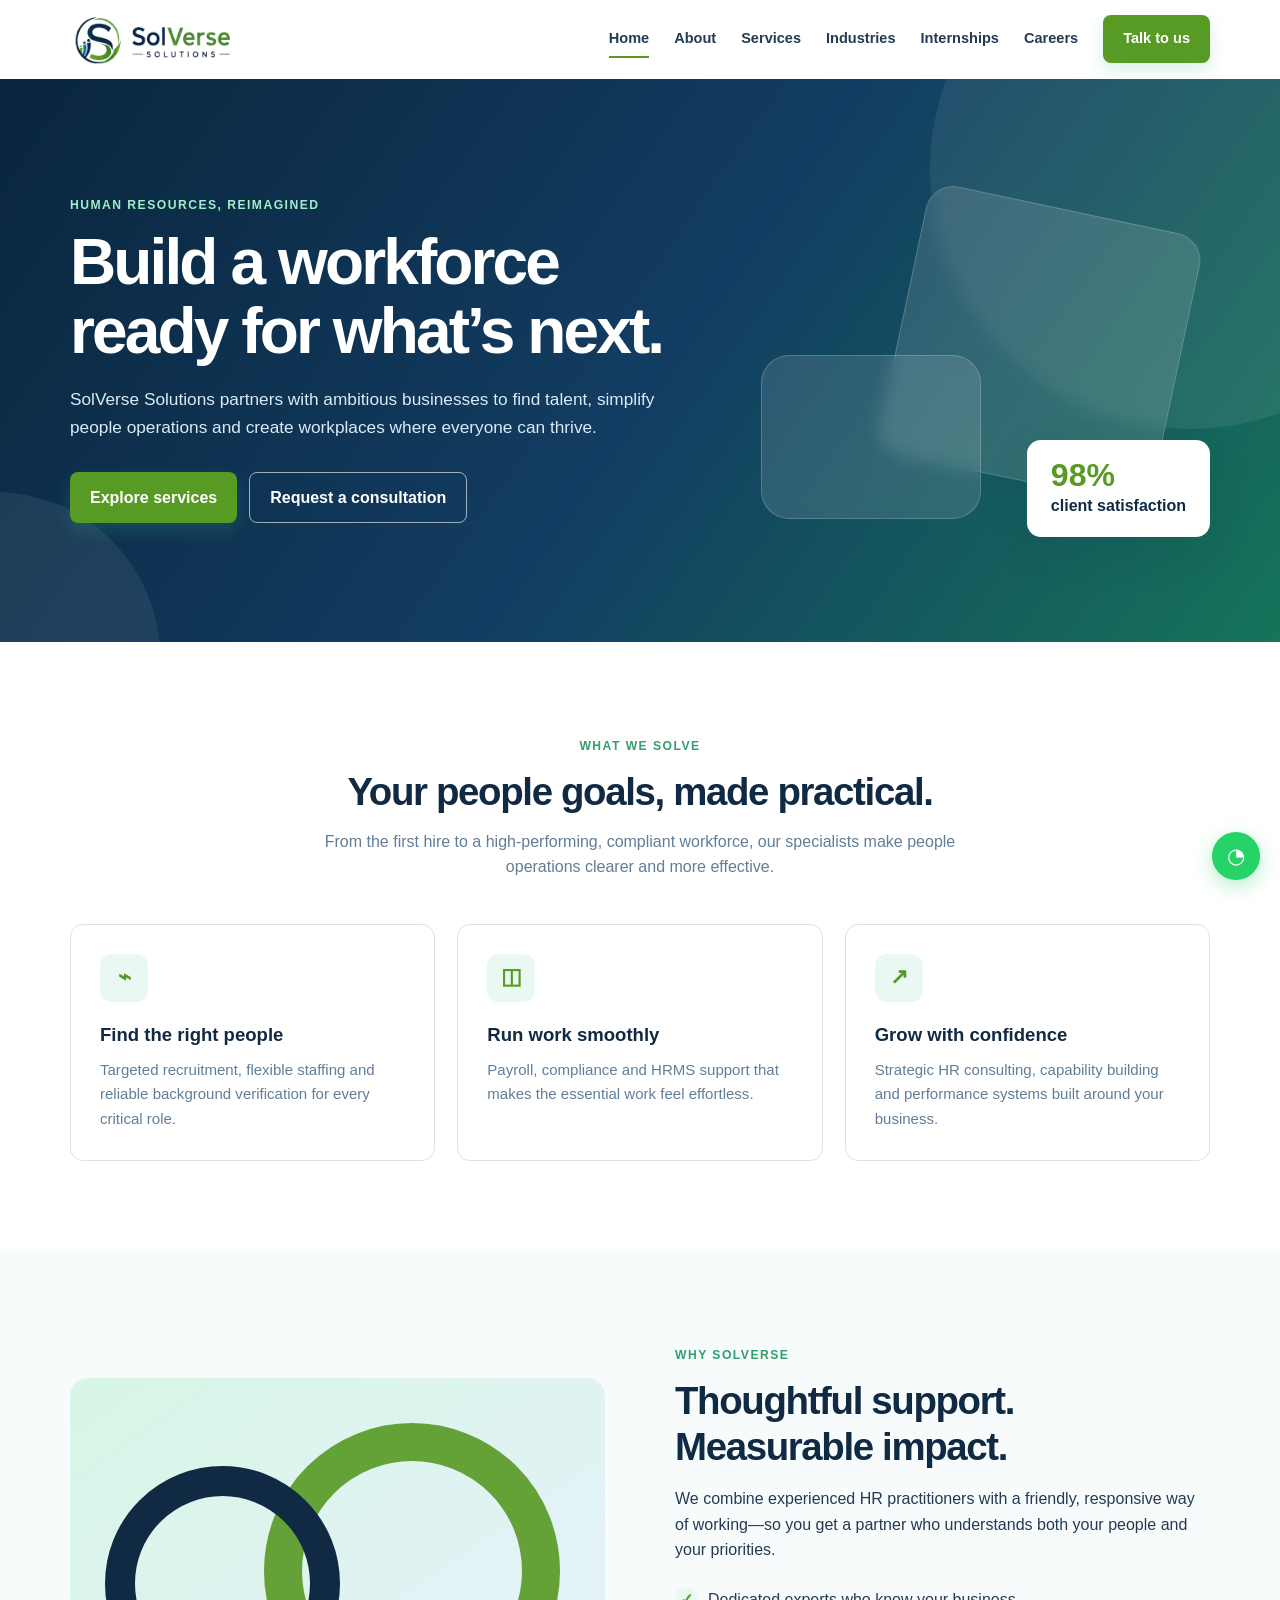
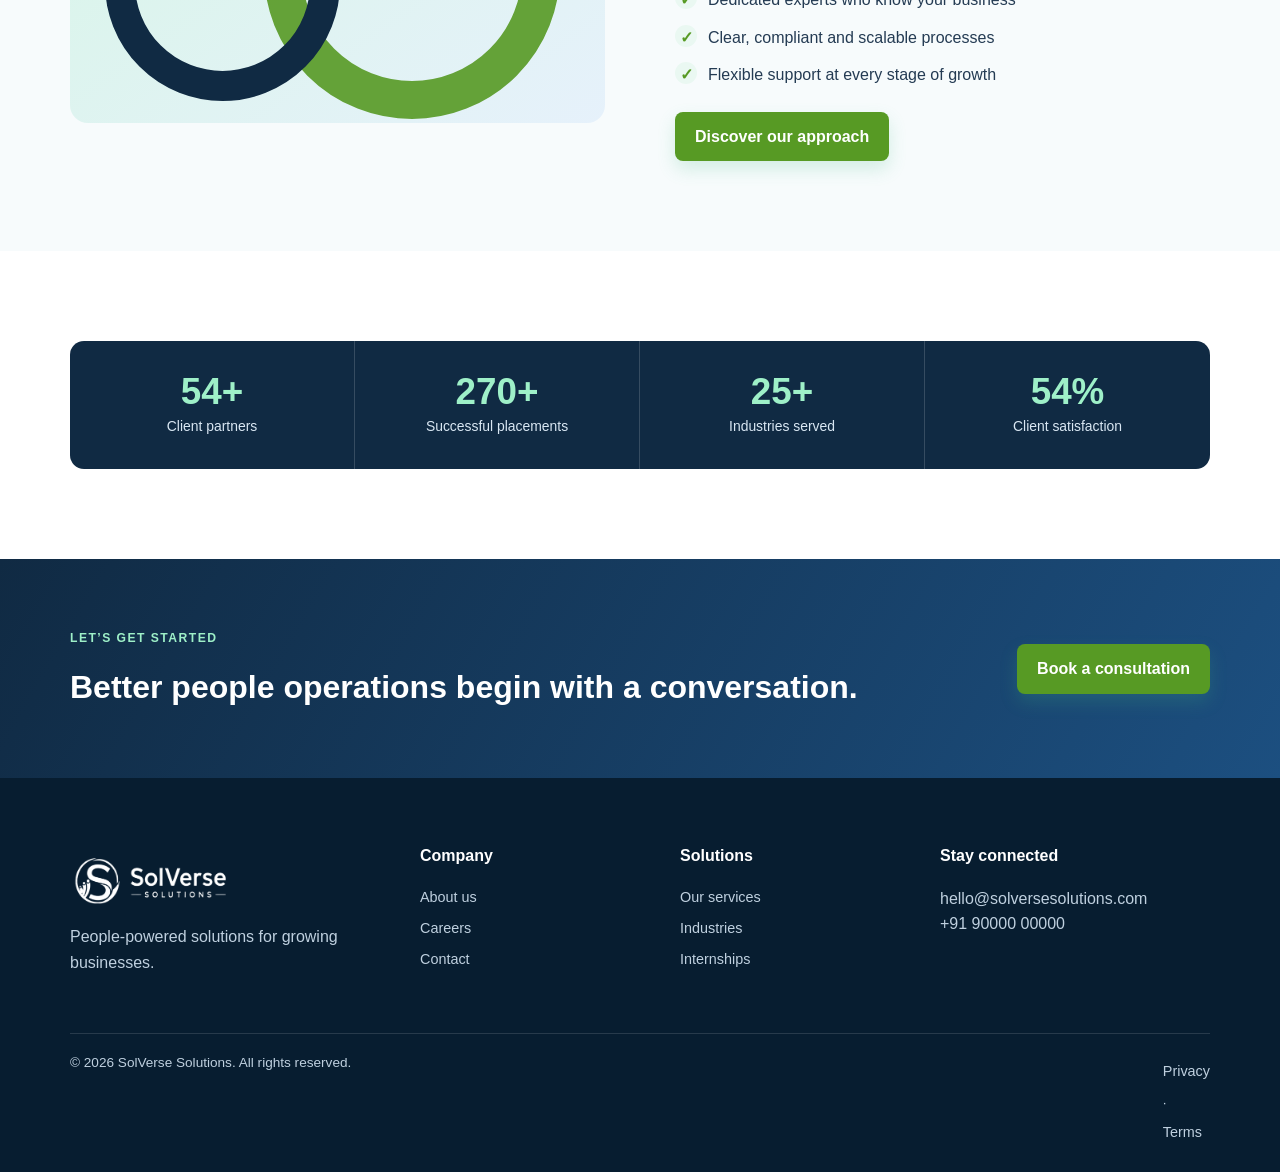
<file: index.html>
<!doctype html><html lang="en"><head><meta charset="utf-8"><meta name="viewport" content="width=device-width,initial-scale=1"><meta name="description" content="SolVerse Solutions: people, HR and workforce solutions that move businesses forward."><title>SolVerse Solutions | People-powered growth</title><link rel="icon" href="assets/images/logo.png"><link rel="stylesheet" href="assets/css/style.css"></head><body><nav class="nav"><div class="container"><a class="brand" href="index.html"><img src="assets/images/logo.png" alt="SolVerse Solutions"></a><button class="menu" aria-label="Open menu" aria-expanded="false">☰</button><div class="links"><a class="active" href="index.html">Home</a><a href="about.html">About</a><a href="services.html">Services</a><a href="industries.html">Industries</a><a href="internship.html">Internships</a><a href="careers.html">Careers</a><a class="btn" href="contact.html">Talk to us</a></div></div></nav><main><section class="hero"><div class="container hero-grid"><div><span class="eyebrow">Human resources, reimagined</span><h1>Build a workforce ready for what’s next.</h1><p>SolVerse Solutions partners with ambitious businesses to find talent, simplify people operations and create workplaces where everyone can thrive.</p><div class="hero-actions"><a class="btn" href="services.html">Explore services</a><a class="btn btn-outline" href="contact.html">Request a consultation</a></div></div><div class="hero-art" aria-hidden="true"><div class="orb one"></div><div class="orb two"></div><div class="stat-float"><strong>98%</strong>client satisfaction</div></div></div></section><section class="section"><div class="container"><div class="section-head reveal"><span class="eyebrow" style="color:#319f6c">What we solve</span><h2>Your people goals, made practical.</h2><p>From the first hire to a high-performing, compliant workforce, our specialists make people operations clearer and more effective.</p></div><div class="cards"><article class="card reveal"><div class="icon">⌁</div><h3>Find the right people</h3><p>Targeted recruitment, flexible staffing and reliable background verification for every critical role.</p></article><article class="card reveal"><div class="icon">◫</div><h3>Run work smoothly</h3><p>Payroll, compliance and HRMS support that makes the essential work feel effortless.</p></article><article class="card reveal"><div class="icon">↗</div><h3>Grow with confidence</h3><p>Strategic HR consulting, capability building and performance systems built around your business.</p></article></div></div></section><section class="section section-soft"><div class="container split"><div class="visual reveal" aria-hidden="true"></div><div class="reveal"><span class="eyebrow" style="color:#319f6c">Why SolVerse</span><h2>Thoughtful support. Measurable impact.</h2><p>We combine experienced HR practitioners with a friendly, responsive way of working—so you get a partner who understands both your people and your priorities.</p><ul class="ticks"><li>Dedicated experts who know your business</li><li>Clear, compliant and scalable processes</li><li>Flexible support at every stage of growth</li></ul><a class="btn" href="about.html">Discover our approach</a></div></div></section><section class="section"><div class="container"><div class="numbers reveal"><div class="number"><strong data-count="100" data-suffix="+">0+</strong><span>Client partners</span></div><div class="number"><strong data-count="500" data-suffix="+">0+</strong><span>Successful placements</span></div><div class="number"><strong data-count="25" data-suffix="+">0+</strong><span>Industries served</span></div><div class="number"><strong data-count="98" data-suffix="%">0%</strong><span>Client satisfaction</span></div></div></div></section><section class="banner"><div class="container"><div><span class="eyebrow">Let’s get started</span><h2>Better people operations begin with a conversation.</h2></div><a class="btn" href="contact.html">Book a consultation</a></div></section></main><footer class="footer"><div class="container footer-grid"><div><a class="brand" href="index.html"><img src="assets/images/logo.png" alt="SolVerse Solutions"></a><p>People-powered solutions for growing businesses.</p></div><div><h3>Company</h3><a href="about.html">About us</a><a href="careers.html">Careers</a><a href="contact.html">Contact</a></div><div><h3>Solutions</h3><a href="services.html">Our services</a><a href="industries.html">Industries</a><a href="internship.html">Internships</a></div><div><h3>Stay connected</h3><p>hello@solversesolutions.com<br>+91 90000 00000</p></div></div><div class="container footer-bottom"><span>© 2026 SolVerse Solutions. All rights reserved.</span><span><a href="privacy.html">Privacy</a> · <a href="terms.html">Terms</a></span></div></footer><a class="float" href="https://wa.me/919000000000" aria-label="Chat on WhatsApp">◔</a><script src="assets/js/script.js"></script></body></html>
</file>
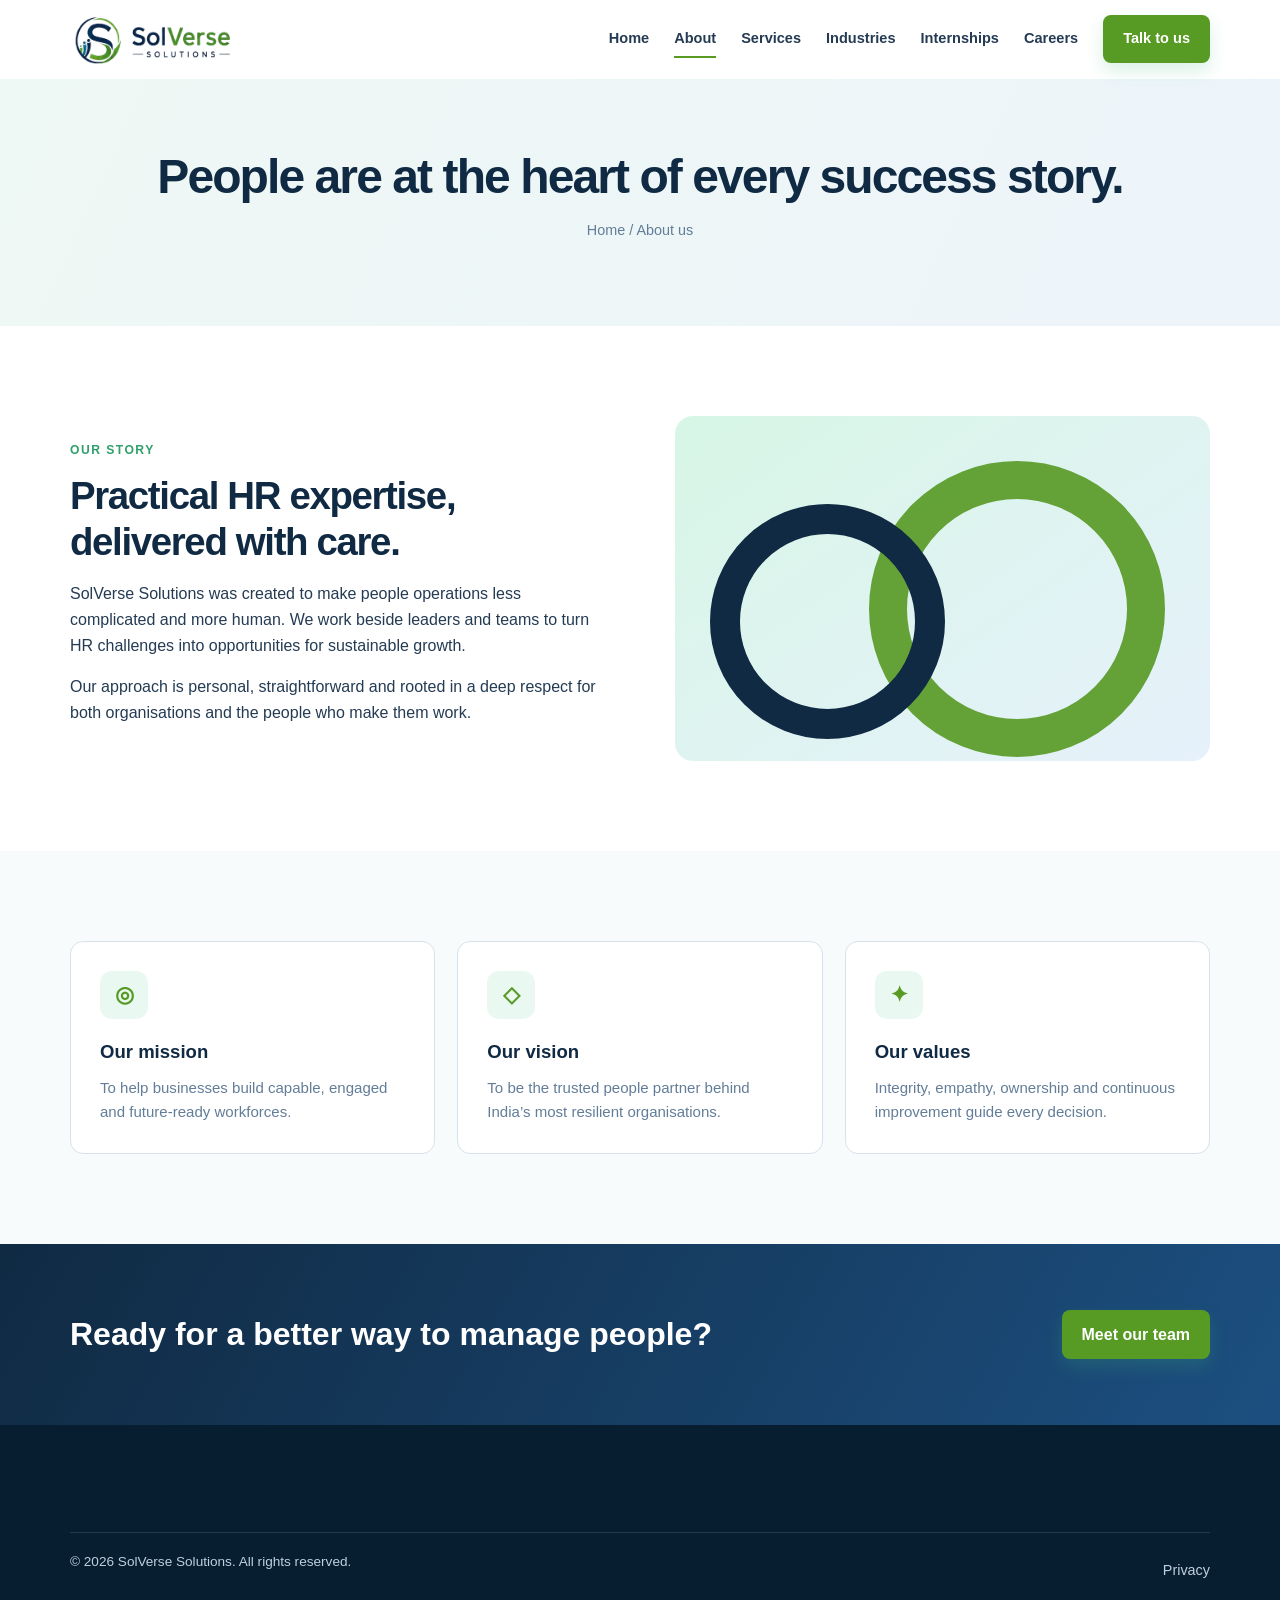
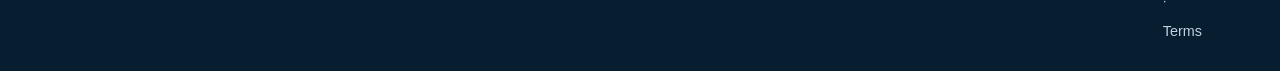
<file: about.html>
<!doctype html><html lang="en"><head><meta charset="utf-8"><meta name="viewport" content="width=device-width,initial-scale=1"><title>About Us | SolVerse Solutions</title><link rel="stylesheet" href="assets/css/style.css"></head><body><nav class="nav"><div class="container"><a class="brand" href="index.html"><img src="assets/images/logo.png" alt="SolVerse Solutions"></a><button class="menu">☰</button><div class="links"><a href="index.html">Home</a><a class="active" href="about.html">About</a><a href="services.html">Services</a><a href="industries.html">Industries</a><a href="internship.html">Internships</a><a href="careers.html">Careers</a><a class="btn" href="contact.html">Talk to us</a></div></div></nav><main><section class="page-hero"><div class="container"><h1>People are at the heart of every success story.</h1><p class="breadcrumb">Home / About us</p></div></section><section class="section"><div class="container split"><div class="reveal"><span class="eyebrow" style="color:#319f6c">Our story</span><h2>Practical HR expertise, delivered with care.</h2><p>SolVerse Solutions was created to make people operations less complicated and more human. We work beside leaders and teams to turn HR challenges into opportunities for sustainable growth.</p><p>Our approach is personal, straightforward and rooted in a deep respect for both organisations and the people who make them work.</p></div><div class="visual reveal"></div></div></section><section class="section section-soft"><div class="container"><div class="cards"><article class="card reveal"><div class="icon">◎</div><h3>Our mission</h3><p>To help businesses build capable, engaged and future-ready workforces.</p></article><article class="card reveal"><div class="icon">◇</div><h3>Our vision</h3><p>To be the trusted people partner behind India’s most resilient organisations.</p></article><article class="card reveal"><div class="icon">✦</div><h3>Our values</h3><p>Integrity, empathy, ownership and continuous improvement guide every decision.</p></article></div></div></section><section class="banner"><div class="container"><div><h2>Ready for a better way to manage people?</h2></div><a class="btn" href="contact.html">Meet our team</a></div></section></main><footer class="footer"><div class="container footer-bottom"><span>© 2026 SolVerse Solutions. All rights reserved.</span><span><a href="privacy.html">Privacy</a> · <a href="terms.html">Terms</a></span></div></footer><script src="assets/js/script.js"></script></body></html>
</file>
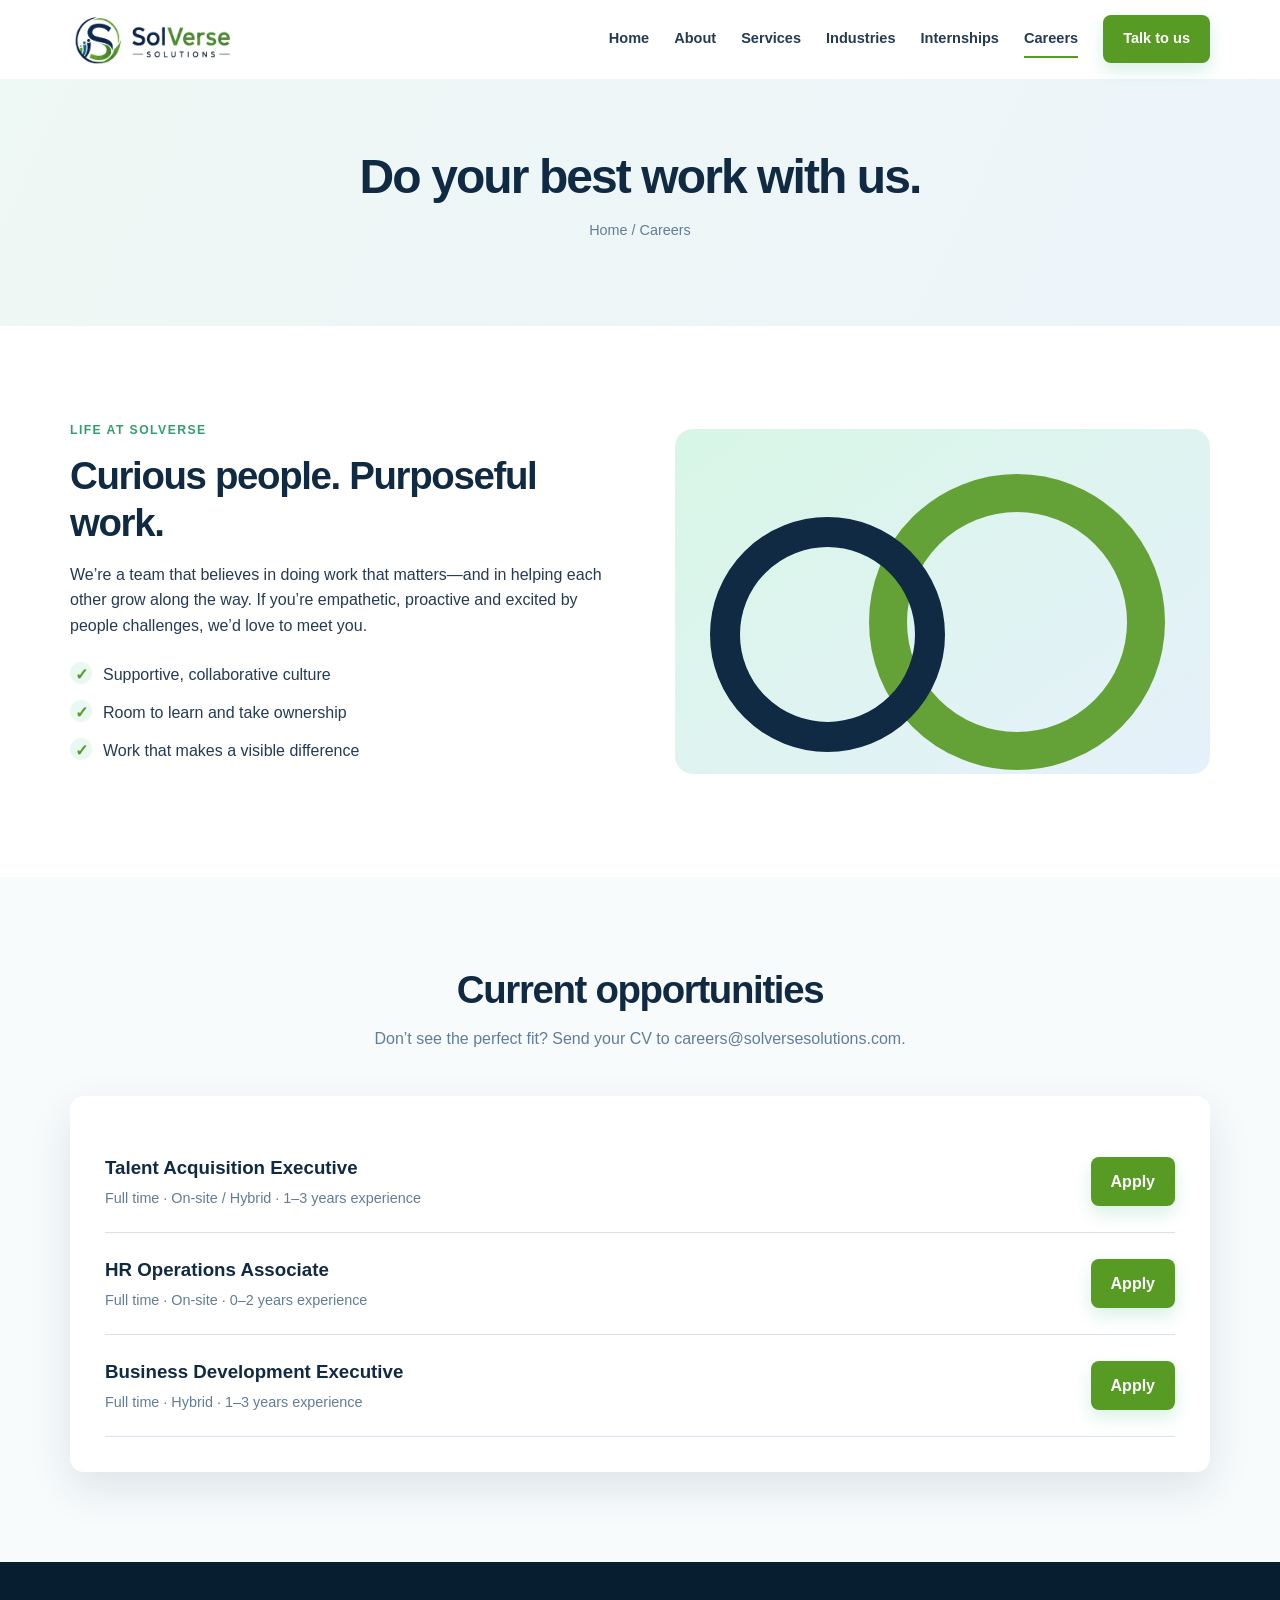
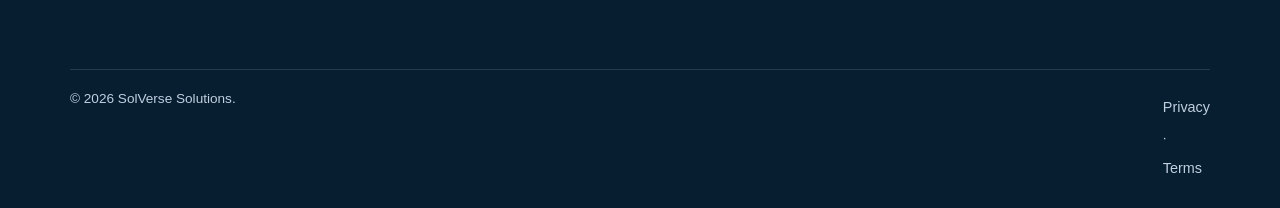
<file: careers.html>
<!doctype html><html lang="en"><head><meta charset="utf-8"><meta name="viewport" content="width=device-width,initial-scale=1"><title>Careers | SolVerse Solutions</title><link rel="stylesheet" href="assets/css/style.css"></head><body><nav class="nav"><div class="container"><a class="brand" href="index.html"><img src="assets/images/logo.png" alt="SolVerse"></a><button class="menu">☰</button><div class="links"><a href="index.html">Home</a><a href="about.html">About</a><a href="services.html">Services</a><a href="industries.html">Industries</a><a href="internship.html">Internships</a><a class="active" href="careers.html">Careers</a><a class="btn" href="contact.html">Talk to us</a></div></div></nav><main><section class="page-hero"><div class="container"><h1>Do your best work with us.</h1><p class="breadcrumb">Home / Careers</p></div></section><section class="section"><div class="container split"><div><span class="eyebrow" style="color:#319f6c">Life at SolVerse</span><h2>Curious people. Purposeful work.</h2><p>We’re a team that believes in doing work that matters—and in helping each other grow along the way. If you’re empathetic, proactive and excited by people challenges, we’d love to meet you.</p><ul class="ticks"><li>Supportive, collaborative culture</li><li>Room to learn and take ownership</li><li>Work that makes a visible difference</li></ul></div><div class="visual"></div></div></section><section class="section section-soft"><div class="container"><div class="section-head"><h2>Current opportunities</h2><p>Don’t see the perfect fit? Send your CV to careers@solversesolutions.com.</p></div><div class="form-card"><article class="job"><div><h3>Talent Acquisition Executive</h3><p>Full time · On-site / Hybrid · 1–3 years experience</p></div><a class="btn" href="mailto:careers@solversesolutions.com?subject=Application%20-%20Talent%20Acquisition%20Executive">Apply</a></article><article class="job"><div><h3>HR Operations Associate</h3><p>Full time · On-site · 0–2 years experience</p></div><a class="btn" href="mailto:careers@solversesolutions.com?subject=Application%20-%20HR%20Operations%20Associate">Apply</a></article><article class="job"><div><h3>Business Development Executive</h3><p>Full time · Hybrid · 1–3 years experience</p></div><a class="btn" href="mailto:careers@solversesolutions.com?subject=Application%20-%20Business%20Development%20Executive">Apply</a></article></div></div></section></main><footer class="footer"><div class="container footer-bottom"><span>© 2026 SolVerse Solutions.</span><span><a href="privacy.html">Privacy</a> · <a href="terms.html">Terms</a></span></div></footer><script src="assets/js/script.js"></script></body></html>
</file>
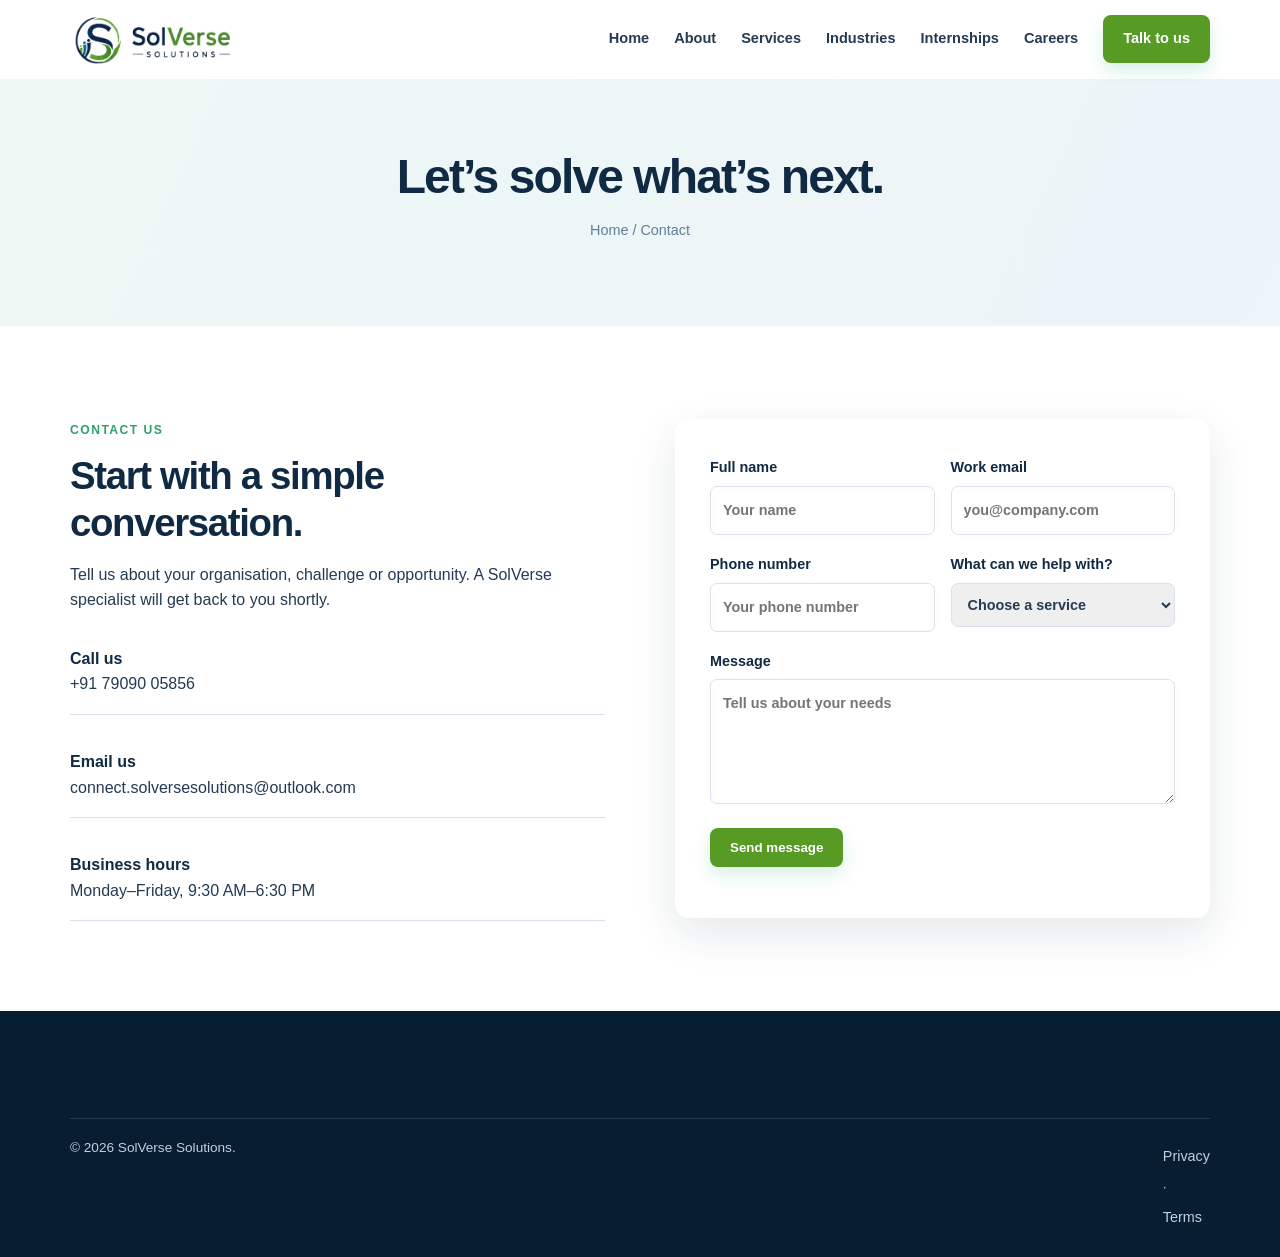
<file: contact.html>
<!doctype html><html lang="en"><head><meta charset="utf-8"><meta name="viewport" content="width=device-width,initial-scale=1"><title>Contact | SolVerse Solutions</title><link rel="stylesheet" href="assets/css/style.css"></head><body><nav class="nav"><div class="container"><a class="brand" href="index.html"><img src="assets/images/logo.png" alt="SolVerse"></a><button class="menu">☰</button><div class="links"><a href="index.html">Home</a><a href="about.html">About</a><a href="services.html">Services</a><a href="industries.html">Industries</a><a href="internship.html">Internships</a><a href="careers.html">Careers</a><a class="btn active" href="contact.html">Talk to us</a></div></div></nav><main><section class="page-hero"><div class="container"><h1>Let’s solve what’s next.</h1><p class="breadcrumb">Home / Contact</p></div></section><section class="section"><div class="container split"><div class="reveal"><span class="eyebrow" style="color:#319f6c">Contact us</span><h2>Start with a simple conversation.</h2><p>Tell us about your organisation, challenge or opportunity. A SolVerse specialist will get back to you shortly.</p><div class="contact-list"><div><strong>Call us</strong>+91 79090 05856</div><div><strong>Email us</strong>connect.solversesolutions@outlook.com</div><div><strong>Business hours</strong>Monday–Friday, 9:30 AM–6:30 PM</div></div></div><form class="form-card form-grid reveal"><div><label>Full name<input name="name" required placeholder="Your name"></label></div><div><label>Work email<input name="email" type="email" required placeholder="you@company.com"></label></div><div><label>Phone number<input name="phone" type="tel" placeholder="Your phone number"></label></div><div><label>What can we help with?<select name="service"><option value="">Choose a service</option><option>Recruitment & Staffing</option><option>Payroll & Compliance</option><option>HR Consulting</option><option>Other</option></select></label></div><div class="full"><label>Message<textarea name="message" required placeholder="Tell us about your needs"></textarea></label></div><div class="full"><button type="submit" class="btn">Send message</button><p class="form-message"></p></div></form></div></section></main><footer class="footer"><div class="container footer-bottom"><span>© 2026 SolVerse Solutions.</span><span><a href="privacy.html">Privacy</a> · <a href="terms.html">Terms</a></span></div></footer><script src="assets/js/script.js"></script></body></html>
</file>
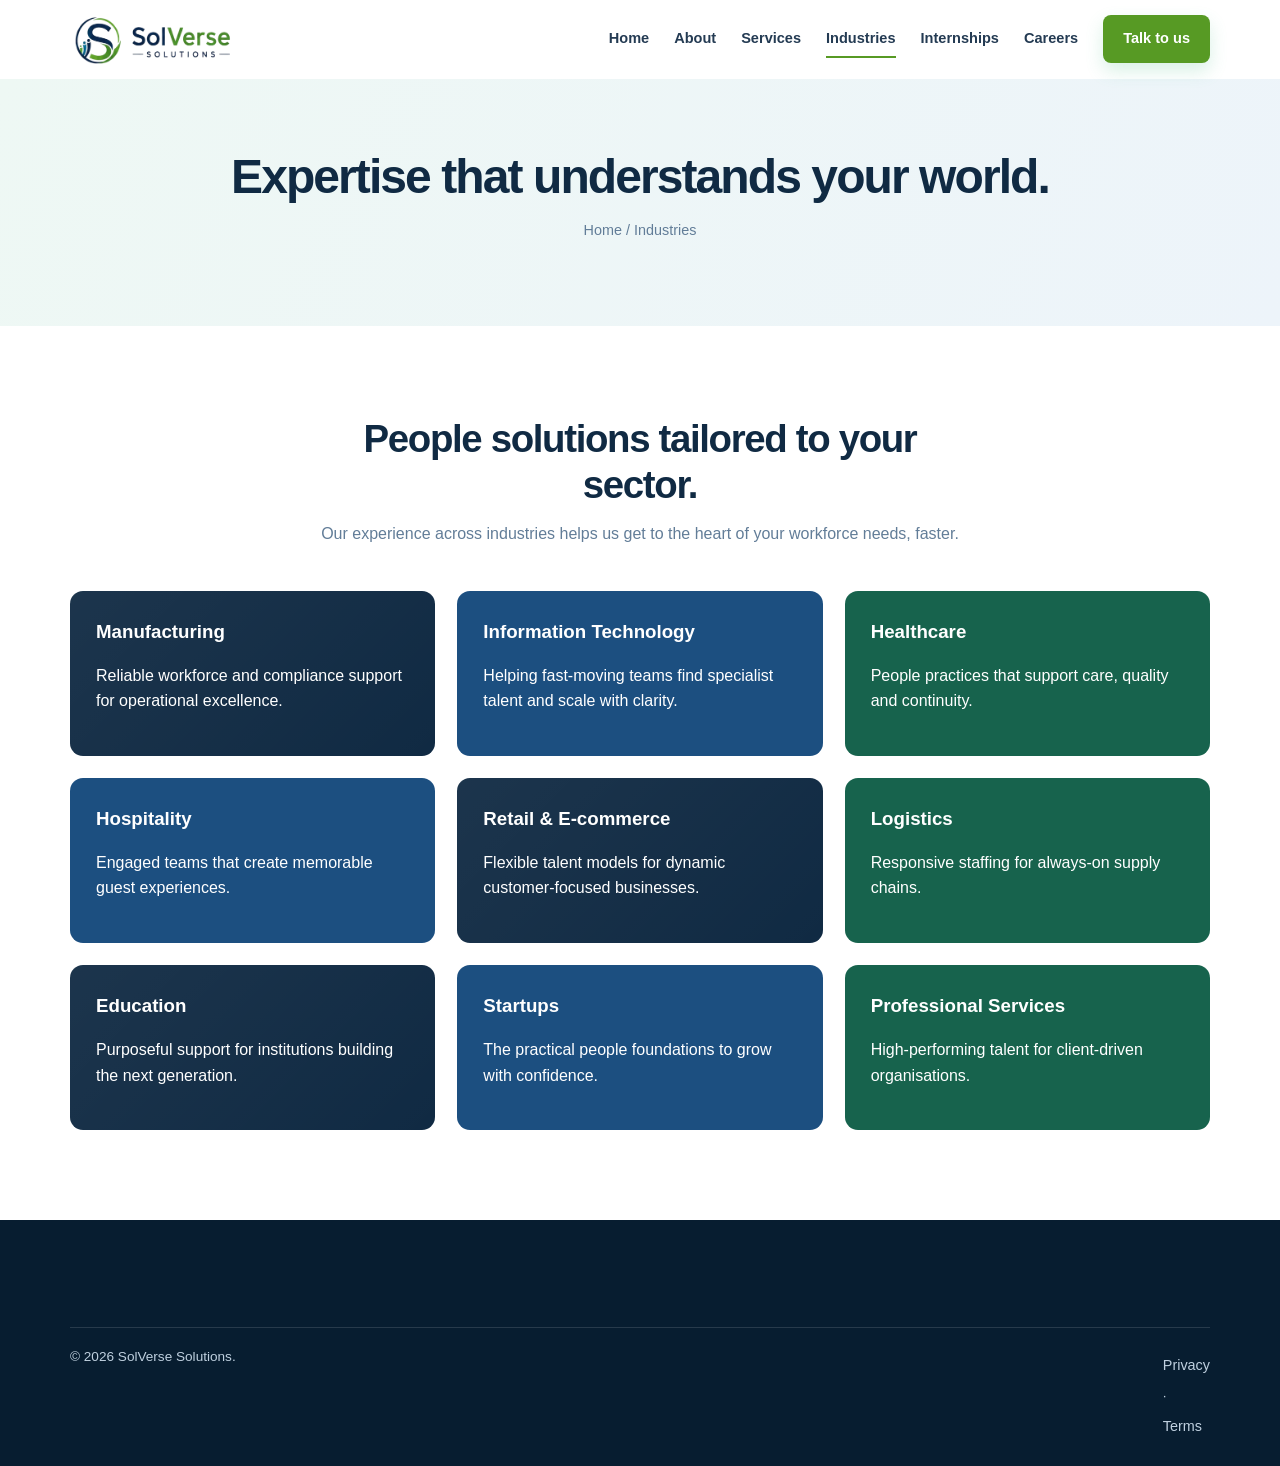
<file: industries.html>
<!doctype html><html lang="en"><head><meta charset="utf-8"><meta name="viewport" content="width=device-width,initial-scale=1"><title>Industries | SolVerse Solutions</title><link rel="stylesheet" href="assets/css/style.css"></head><body><nav class="nav"><div class="container"><a class="brand" href="index.html"><img src="assets/images/logo.png" alt="SolVerse"></a><button class="menu">☰</button><div class="links"><a href="index.html">Home</a><a href="about.html">About</a><a href="services.html">Services</a><a class="active" href="industries.html">Industries</a><a href="internship.html">Internships</a><a href="careers.html">Careers</a><a class="btn" href="contact.html">Talk to us</a></div></div></nav><main><section class="page-hero"><div class="container"><h1>Expertise that understands your world.</h1><p class="breadcrumb">Home / Industries</p></div></section><section class="section"><div class="container"><div class="section-head"><h2>People solutions tailored to your sector.</h2><p>Our experience across industries helps us get to the heart of your workforce needs, faster.</p></div><div class="cards"><article class="industry reveal"><h3>Manufacturing</h3><p>Reliable workforce and compliance support for operational excellence.</p></article><article class="industry reveal"><h3>Information Technology</h3><p>Helping fast-moving teams find specialist talent and scale with clarity.</p></article><article class="industry reveal"><h3>Healthcare</h3><p>People practices that support care, quality and continuity.</p></article><article class="industry reveal"><h3>Hospitality</h3><p>Engaged teams that create memorable guest experiences.</p></article><article class="industry reveal"><h3>Retail & E-commerce</h3><p>Flexible talent models for dynamic customer-focused businesses.</p></article><article class="industry reveal"><h3>Logistics</h3><p>Responsive staffing for always-on supply chains.</p></article><article class="industry reveal"><h3>Education</h3><p>Purposeful support for institutions building the next generation.</p></article><article class="industry reveal"><h3>Startups</h3><p>The practical people foundations to grow with confidence.</p></article><article class="industry reveal"><h3>Professional Services</h3><p>High-performing talent for client-driven organisations.</p></article></div></div></section></main><footer class="footer"><div class="container footer-bottom"><span>© 2026 SolVerse Solutions.</span><span><a href="privacy.html">Privacy</a> · <a href="terms.html">Terms</a></span></div></footer><script src="assets/js/script.js"></script></body></html>
</file>
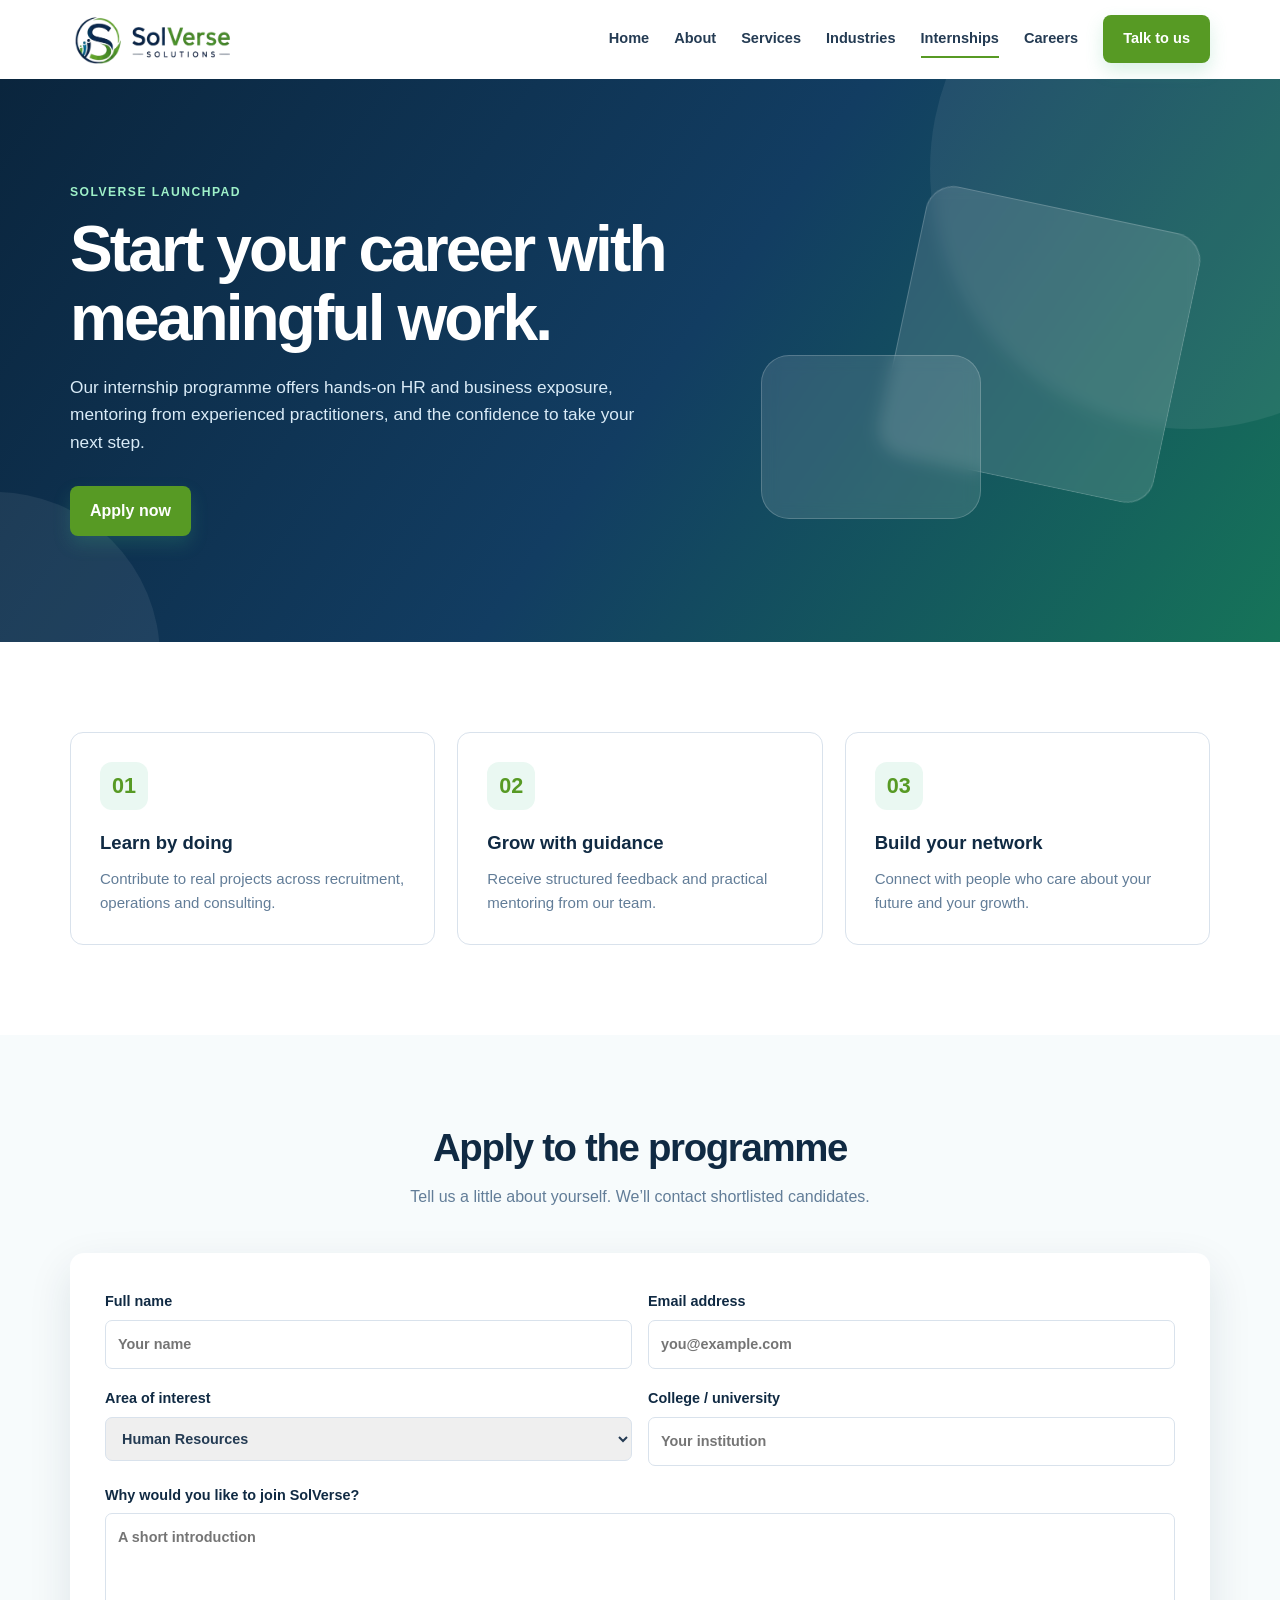
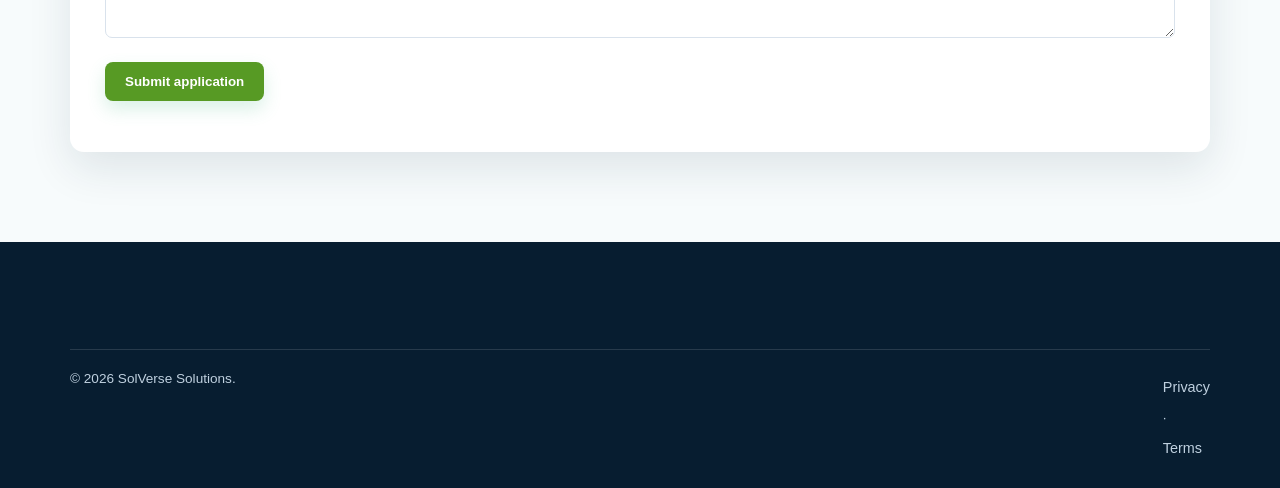
<file: internship.html>
<!doctype html><html lang="en"><head><meta charset="utf-8"><meta name="viewport" content="width=device-width,initial-scale=1"><title>Internship Programme | SolVerse Solutions</title><link rel="stylesheet" href="assets/css/style.css"></head><body><nav class="nav"><div class="container"><a class="brand" href="index.html"><img src="assets/images/logo.png" alt="SolVerse"></a><button class="menu">☰</button><div class="links"><a href="index.html">Home</a><a href="about.html">About</a><a href="services.html">Services</a><a href="industries.html">Industries</a><a class="active" href="internship.html">Internships</a><a href="careers.html">Careers</a><a class="btn" href="contact.html">Talk to us</a></div></div></nav><main><section class="hero"><div class="container hero-grid"><div><span class="eyebrow">SolVerse Launchpad</span><h1>Start your career with meaningful work.</h1><p>Our internship programme offers hands-on HR and business exposure, mentoring from experienced practitioners, and the confidence to take your next step.</p><div class="hero-actions"><a class="btn" href="#apply">Apply now</a></div></div><div class="hero-art"><div class="orb one"></div><div class="orb two"></div></div></div></section><section class="section"><div class="container cards"><article class="card reveal"><div class="icon">01</div><h3>Learn by doing</h3><p>Contribute to real projects across recruitment, operations and consulting.</p></article><article class="card reveal"><div class="icon">02</div><h3>Grow with guidance</h3><p>Receive structured feedback and practical mentoring from our team.</p></article><article class="card reveal"><div class="icon">03</div><h3>Build your network</h3><p>Connect with people who care about your future and your growth.</p></article></div></section><section id="apply" class="section section-soft"><div class="container"><div class="section-head"><h2>Apply to the programme</h2><p>Tell us a little about yourself. We’ll contact shortlisted candidates.</p></div><form class="form-card form-grid"><div><label>Full name<input name="name" required placeholder="Your name"></label></div><div><label>Email address<input name="email" type="email" required placeholder="you@example.com"></label></div><div><label>Area of interest<select name="interest"><option>Human Resources</option><option>Talent Acquisition</option><option>Business Operations</option></select></label></div><div><label>College / university<input name="college" placeholder="Your institution"></label></div><div class="full"><label>Why would you like to join SolVerse?<textarea name="message" placeholder="A short introduction"></textarea></label></div><div class="full"><button type="submit" class="btn">Submit application</button><p class="form-message"></p></div></form></div></section></main><footer class="footer"><div class="container footer-bottom"><span>© 2026 SolVerse Solutions.</span><span><a href="privacy.html">Privacy</a> · <a href="terms.html">Terms</a></span></div></footer><script src="assets/js/script.js"></script></body></html>
</file>
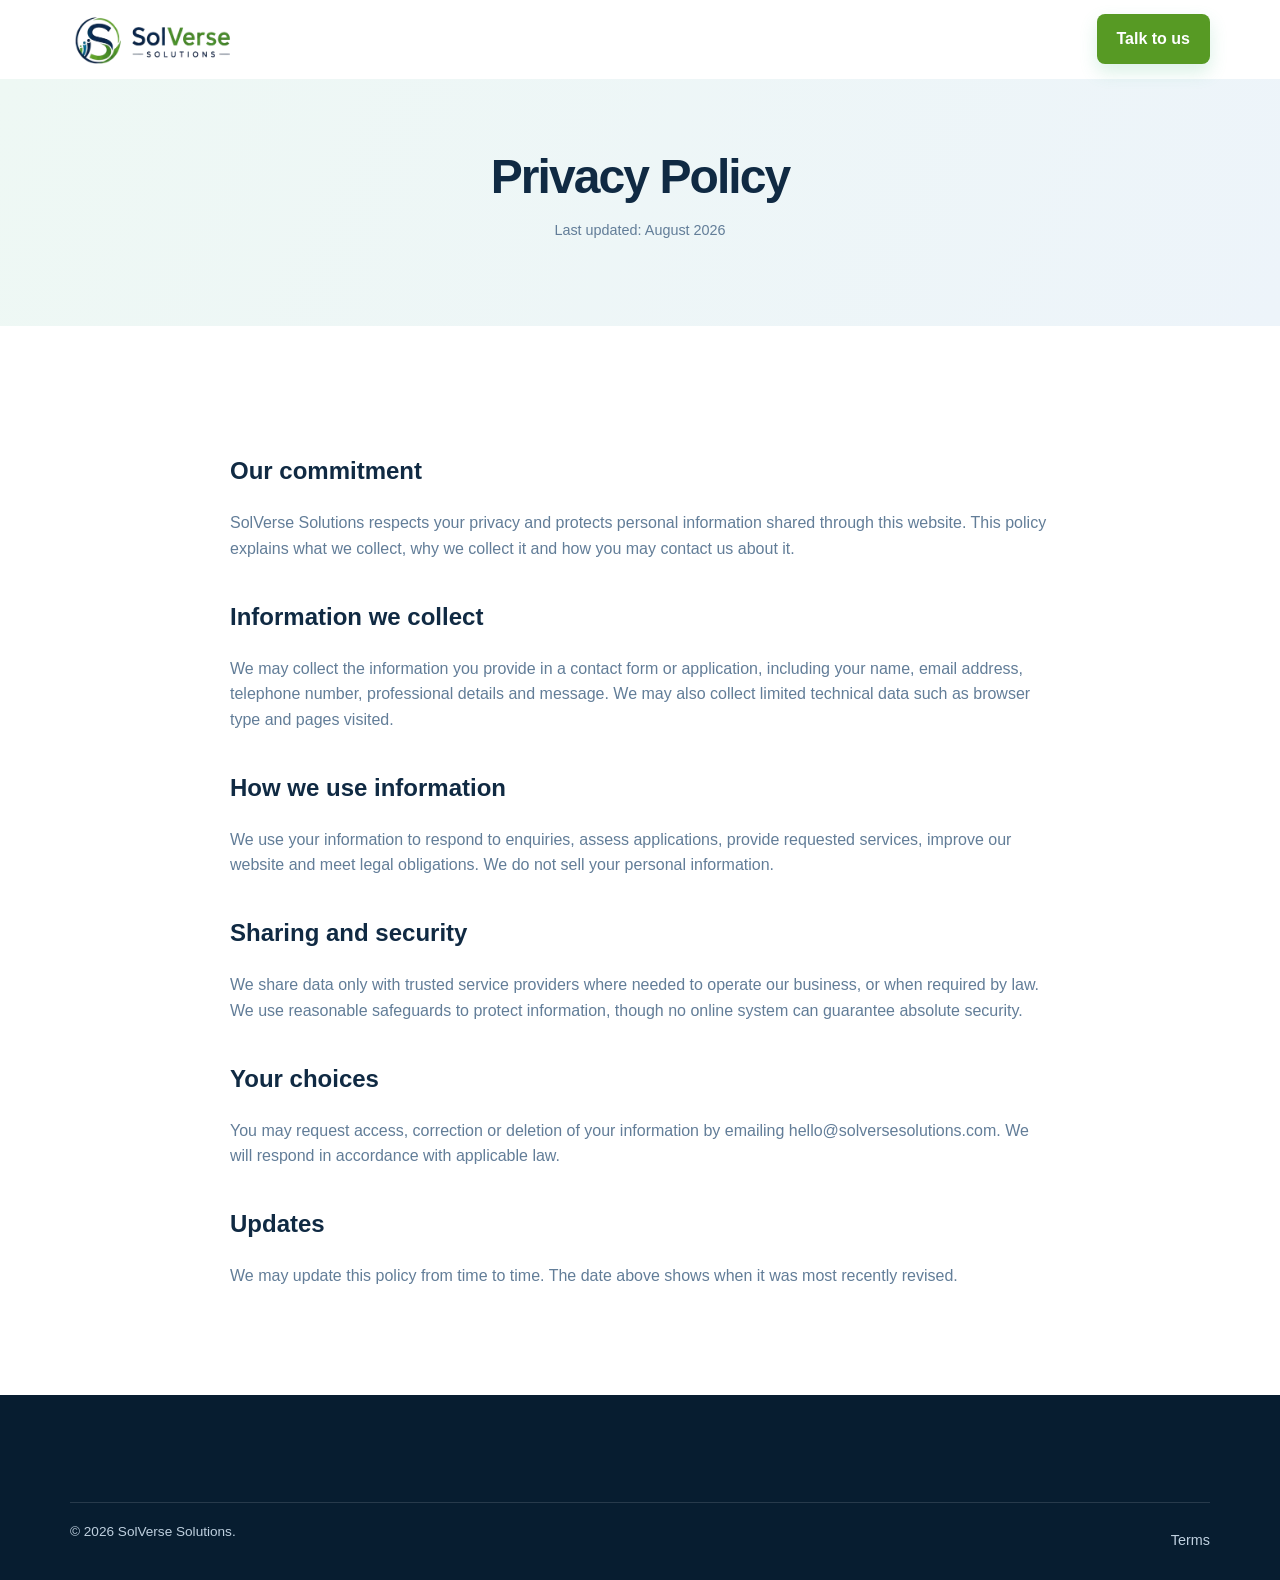
<file: privacy.html>
<!doctype html><html lang="en"><head><meta charset="utf-8"><meta name="viewport" content="width=device-width,initial-scale=1"><title>Privacy Policy | SolVerse Solutions</title><link rel="stylesheet" href="assets/css/style.css"></head><body><nav class="nav"><div class="container"><a class="brand" href="index.html"><img src="assets/images/logo.png" alt="SolVerse"></a><a class="btn" href="contact.html">Talk to us</a></div></nav><main><section class="page-hero"><div class="container"><h1>Privacy Policy</h1><p class="breadcrumb">Last updated: August 2026</p></div></section><article class="section legal"><h2>Our commitment</h2><p>SolVerse Solutions respects your privacy and protects personal information shared through this website. This policy explains what we collect, why we collect it and how you may contact us about it.</p><h2>Information we collect</h2><p>We may collect the information you provide in a contact form or application, including your name, email address, telephone number, professional details and message. We may also collect limited technical data such as browser type and pages visited.</p><h2>How we use information</h2><p>We use your information to respond to enquiries, assess applications, provide requested services, improve our website and meet legal obligations. We do not sell your personal information.</p><h2>Sharing and security</h2><p>We share data only with trusted service providers where needed to operate our business, or when required by law. We use reasonable safeguards to protect information, though no online system can guarantee absolute security.</p><h2>Your choices</h2><p>You may request access, correction or deletion of your information by emailing hello@solversesolutions.com. We will respond in accordance with applicable law.</p><h2>Updates</h2><p>We may update this policy from time to time. The date above shows when it was most recently revised.</p></article></main><footer class="footer"><div class="container footer-bottom"><span>© 2026 SolVerse Solutions.</span><span><a href="terms.html">Terms</a></span></div></footer></body></html>
</file>
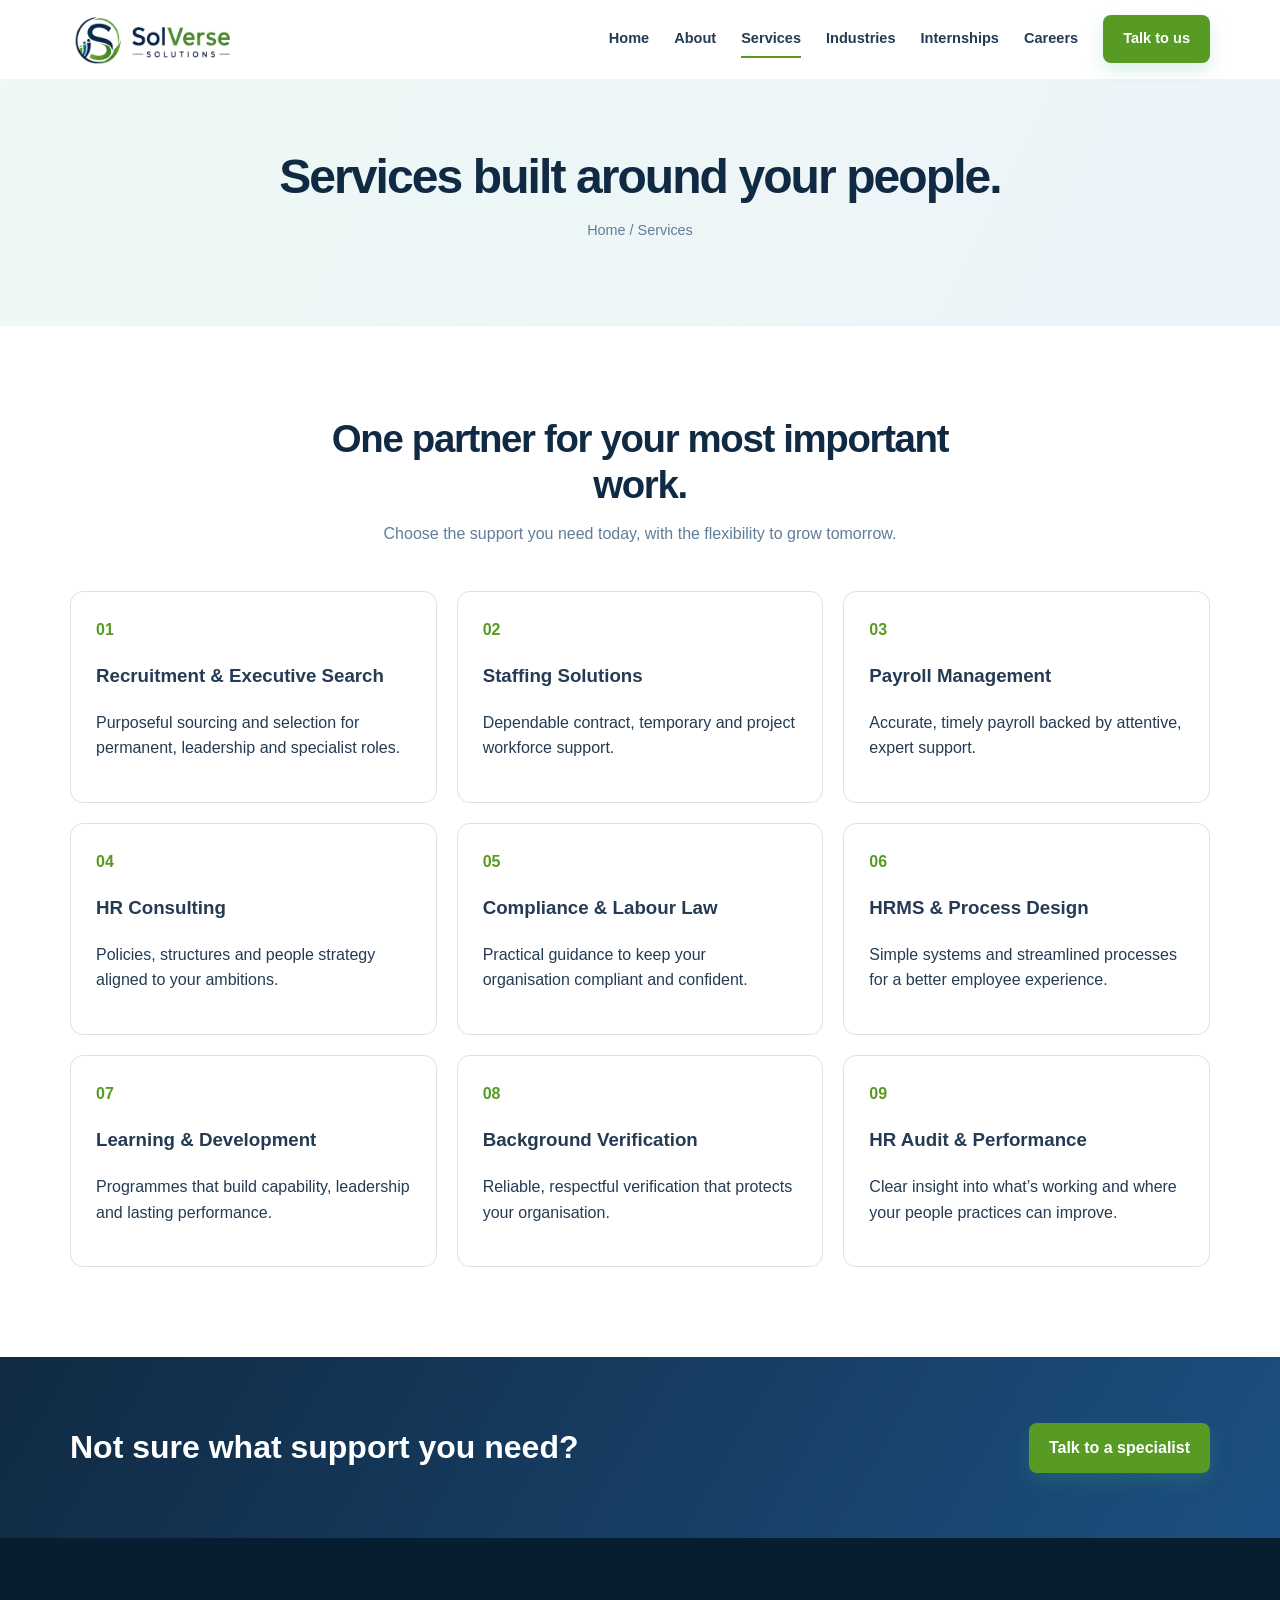
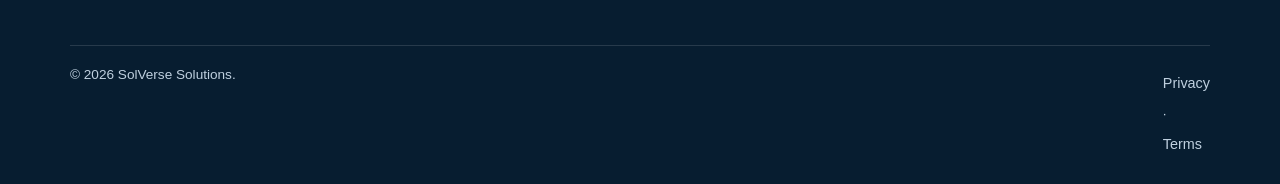
<file: services.html>
<!doctype html><html lang="en"><head><meta charset="utf-8"><meta name="viewport" content="width=device-width,initial-scale=1"><title>Services | SolVerse Solutions</title><link rel="stylesheet" href="assets/css/style.css"></head><body><nav class="nav"><div class="container"><a class="brand" href="index.html"><img src="assets/images/logo.png" alt="SolVerse"></a><button class="menu">☰</button><div class="links"><a href="index.html">Home</a><a href="about.html">About</a><a class="active" href="services.html">Services</a><a href="industries.html">Industries</a><a href="internship.html">Internships</a><a href="careers.html">Careers</a><a class="btn" href="contact.html">Talk to us</a></div></div></nav><main><section class="page-hero"><div class="container"><h1>Services built around your people.</h1><p class="breadcrumb">Home / Services</p></div></section><section class="section"><div class="container"><div class="section-head"><h2>One partner for your most important work.</h2><p>Choose the support you need today, with the flexibility to grow tomorrow.</p></div><div class="service-grid"><article class="service reveal"><span>01</span><h3>Recruitment & Executive Search</h3><p>Purposeful sourcing and selection for permanent, leadership and specialist roles.</p></article><article class="service reveal"><span>02</span><h3>Staffing Solutions</h3><p>Dependable contract, temporary and project workforce support.</p></article><article class="service reveal"><span>03</span><h3>Payroll Management</h3><p>Accurate, timely payroll backed by attentive, expert support.</p></article><article class="service reveal"><span>04</span><h3>HR Consulting</h3><p>Policies, structures and people strategy aligned to your ambitions.</p></article><article class="service reveal"><span>05</span><h3>Compliance & Labour Law</h3><p>Practical guidance to keep your organisation compliant and confident.</p></article><article class="service reveal"><span>06</span><h3>HRMS & Process Design</h3><p>Simple systems and streamlined processes for a better employee experience.</p></article><article class="service reveal"><span>07</span><h3>Learning & Development</h3><p>Programmes that build capability, leadership and lasting performance.</p></article><article class="service reveal"><span>08</span><h3>Background Verification</h3><p>Reliable, respectful verification that protects your organisation.</p></article><article class="service reveal"><span>09</span><h3>HR Audit & Performance</h3><p>Clear insight into what’s working and where your people practices can improve.</p></article></div></div></section><section class="banner"><div class="container"><div><h2>Not sure what support you need?</h2></div><a class="btn" href="contact.html">Talk to a specialist</a></div></section></main><footer class="footer"><div class="container footer-bottom"><span>© 2026 SolVerse Solutions.</span><span><a href="privacy.html">Privacy</a> · <a href="terms.html">Terms</a></span></div></footer><script src="assets/js/script.js"></script></body></html>
</file>
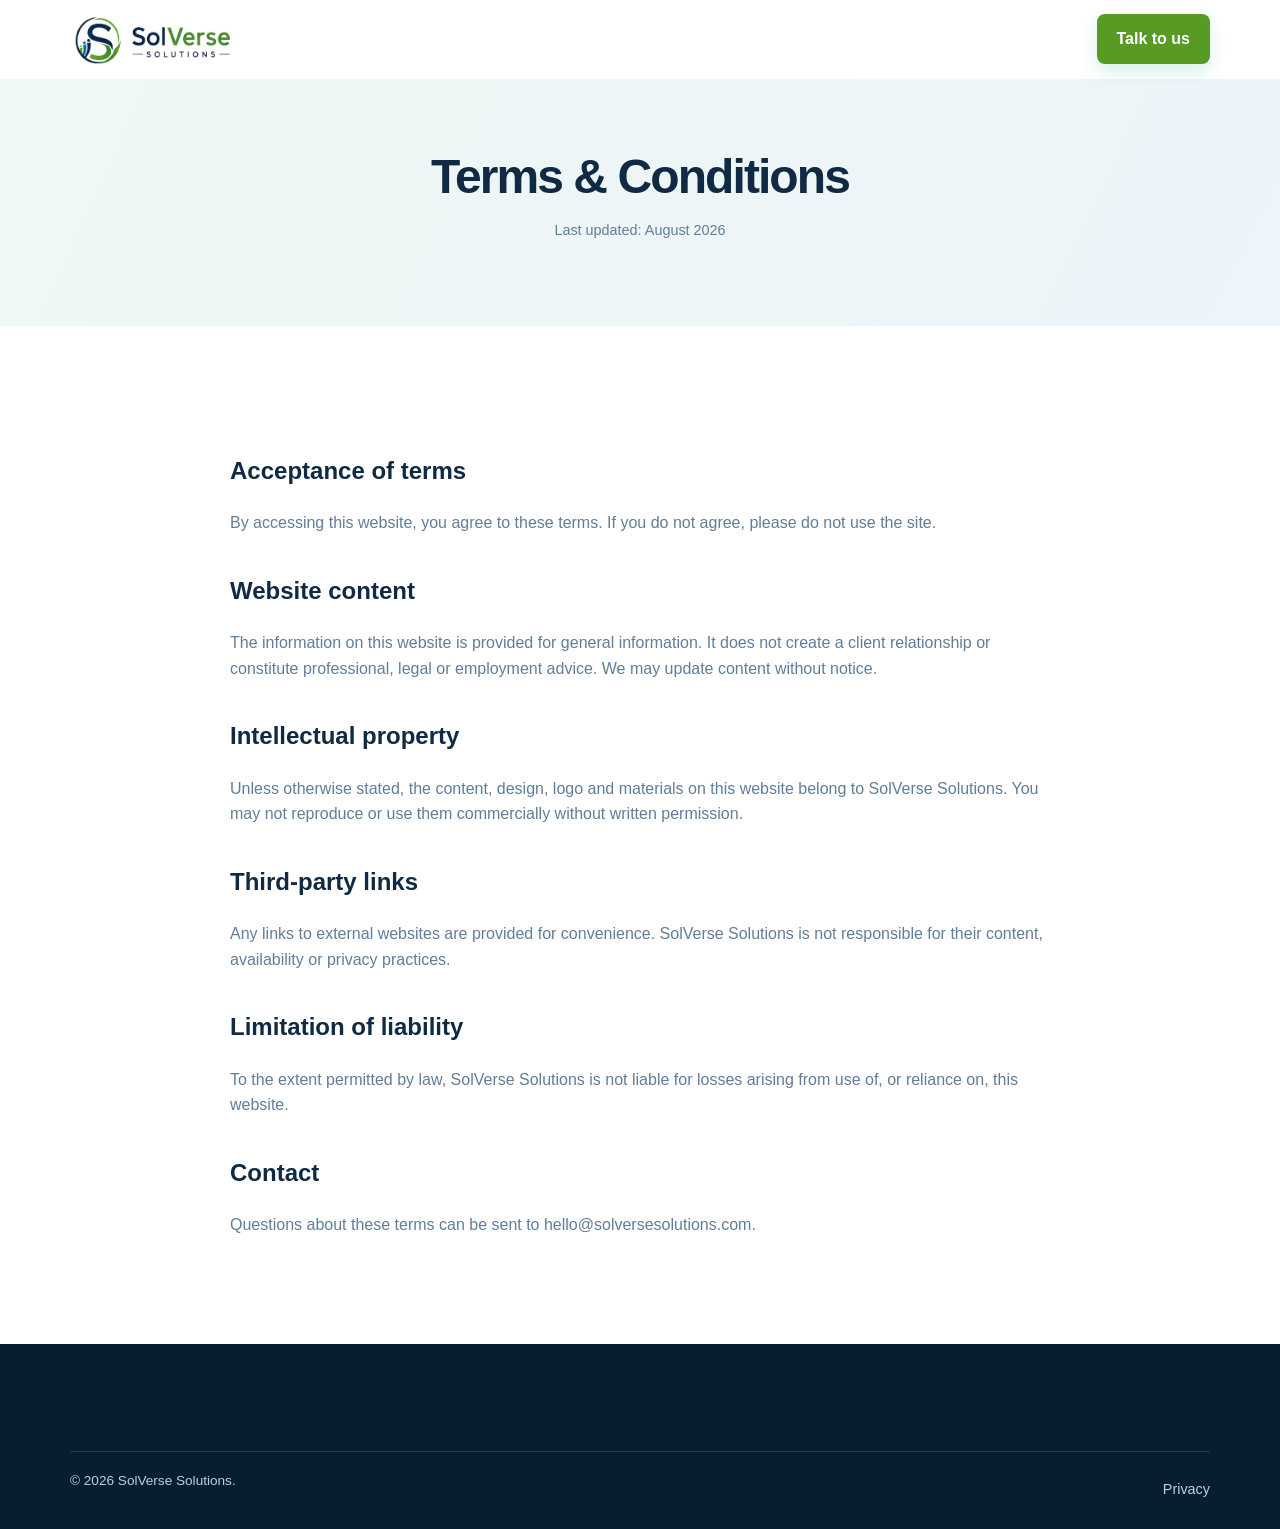
<file: terms.html>
<!doctype html><html lang="en"><head><meta charset="utf-8"><meta name="viewport" content="width=device-width,initial-scale=1"><title>Terms & Conditions | SolVerse Solutions</title><link rel="stylesheet" href="assets/css/style.css"></head><body><nav class="nav"><div class="container"><a class="brand" href="index.html"><img src="assets/images/logo.png" alt="SolVerse"></a><a class="btn" href="contact.html">Talk to us</a></div></nav><main><section class="page-hero"><div class="container"><h1>Terms & Conditions</h1><p class="breadcrumb">Last updated: August 2026</p></div></section><article class="section legal"><h2>Acceptance of terms</h2><p>By accessing this website, you agree to these terms. If you do not agree, please do not use the site.</p><h2>Website content</h2><p>The information on this website is provided for general information. It does not create a client relationship or constitute professional, legal or employment advice. We may update content without notice.</p><h2>Intellectual property</h2><p>Unless otherwise stated, the content, design, logo and materials on this website belong to SolVerse Solutions. You may not reproduce or use them commercially without written permission.</p><h2>Third-party links</h2><p>Any links to external websites are provided for convenience. SolVerse Solutions is not responsible for their content, availability or privacy practices.</p><h2>Limitation of liability</h2><p>To the extent permitted by law, SolVerse Solutions is not liable for losses arising from use of, or reliance on, this website.</p><h2>Contact</h2><p>Questions about these terms can be sent to hello@solversesolutions.com.</p></article></main><footer class="footer"><div class="container footer-bottom"><span>© 2026 SolVerse Solutions.</span><span><a href="privacy.html">Privacy</a></span></div></footer></body></html>
</file>
<file: assets/css/style.css>
:root{--navy:#102a43;--blue:#1c4f80;--green:#579a24;--mint:#eaf8f2;--ink:#243b53;--muted:#627d98;--line:#d9e2ec;--white:#fff;--shadow:0 16px 44px rgba(16,42,67,.11)}*{box-sizing:border-box}html{scroll-behavior:smooth}body{margin:0;font-family:Inter,Segoe UI,Arial,sans-serif;color:var(--ink);line-height:1.6;background:#fff}a{color:inherit;text-decoration:none}img{max-width:100%}.container{width:min(1140px,calc(100% - 40px));margin:auto}.topbar{background:var(--navy);color:#dbeafe;font-size:.82rem}.topbar .container{display:flex;justify-content:space-between;padding:8px 0;gap:12px}.topbar a{color:#fff}.nav{position:sticky;top:0;z-index:20;background:rgba(255,255,255,.96);backdrop-filter:blur(12px);border-bottom:1px solid transparent}.nav.scrolled{box-shadow:0 5px 20px rgba(16,42,67,.08)}.nav .container{height:78px;display:flex;align-items:center;justify-content:space-between}.brand img{width:195px;display:block}.links{display:flex;align-items:center;gap:25px;font-size:.91rem;font-weight:650}.links a{position:relative}.links a:not(.btn):after{content:"";position:absolute;bottom:-7px;left:0;width:0;height:2px;background:var(--green);transition:.2s}.links a:hover:after,.links a.active:after{width:100%}.btn{display:inline-flex;align-items:center;justify-content:center;border:0;border-radius:8px;padding:12px 20px;background:var(--green);color:#fff;font-weight:750;cursor:pointer;transition:.25s;box-shadow:0 8px 18px rgba(66,184,131,.2)}.btn:hover{transform:translateY(-2px);background:#319f6c}.btn-outline{background:transparent;border:1px solid rgba(255,255,255,.6);box-shadow:none}.btn-outline:hover{background:#fff;color:var(--navy)}.menu{display:none;border:0;background:none;font-size:1.5rem;color:var(--navy)}.hero{overflow:hidden;position:relative;background:linear-gradient(125deg,#0a253d 0%,#123d62 52%,#167459 100%);color:#fff;padding:98px 0 105px}.hero:after,.hero:before{content:"";position:absolute;border-radius:50%;background:rgba(255,255,255,.07)}.hero:before{width:520px;height:520px;right:-170px;top:-170px}.hero:after{width:330px;height:330px;left:-170px;bottom:-180px}.hero-grid{display:grid;grid-template-columns:1.15fr .85fr;gap:60px;align-items:center;position:relative;z-index:1}.eyebrow{display:inline-block;letter-spacing:.12em;text-transform:uppercase;color:#9ef0c8;font-size:.76rem;font-weight:800;margin-bottom:13px}.hero h1{font-size:clamp(2.5rem,5vw,4.6rem);line-height:1.08;letter-spacing:-.045em;margin:0 0 20px}.hero p{font-size:1.08rem;max-width:600px;color:#d9ebf7}.hero-actions{display:flex;gap:12px;flex-wrap:wrap;margin-top:30px}.hero-art{height:360px;position:relative}.orb{position:absolute;border-radius:28px;background:rgba(255,255,255,.12);border:1px solid rgba(255,255,255,.19);backdrop-filter:blur(8px)}.orb.one{height:275px;width:280px;right:30px;top:30px;transform:rotate(12deg)}.orb.two{height:164px;width:220px;left:10px;bottom:18px}.stat-float{position:absolute;right:0;bottom:0;background:#fff;color:var(--navy);border-radius:14px;padding:18px 24px;box-shadow:var(--shadow);font-weight:800}.stat-float strong{display:block;color:var(--green);font-size:2rem;line-height:1.1}.section{padding:90px 0}.section-soft{background:#f7fbfc}.section-head{max-width:650px;margin:0 auto 44px;text-align:center}.section-head h2,.split h2{font-size:clamp(1.9rem,3vw,2.75rem);line-height:1.2;letter-spacing:-.035em;margin:0 0 13px;color:var(--navy)}.section-head p{color:var(--muted);margin:0}.cards{display:grid;grid-template-columns:repeat(3,1fr);gap:22px}.card{background:#fff;padding:29px;border:1px solid var(--line);border-radius:13px;transition:.25s}.card:hover{transform:translateY(-6px);box-shadow:var(--shadow);border-color:transparent}.icon{width:48px;height:48px;border-radius:12px;background:var(--mint);color:var(--green);display:grid;place-items:center;font-size:1.35rem;font-weight:900;margin-bottom:18px}.card h3{margin:0 0 9px;color:var(--navy);font-size:1.16rem}.card p{margin:0;color:var(--muted);font-size:.94rem}.split{display:grid;grid-template-columns:1fr 1fr;gap:70px;align-items:center}.visual{min-height:345px;border-radius:18px;background:linear-gradient(145deg,#d7f6e6,#e6f1fb);position:relative;overflow:hidden}.visual:before{content:"";position:absolute;width:220px;height:220px;border:38px solid var(--green);border-radius:50%;right:45px;top:45px;opacity:.9}.visual:after{content:"";position:absolute;width:175px;height:175px;border:30px solid var(--navy);border-radius:50%;bottom:22px;left:35px}.ticks{list-style:none;padding:0;margin:24px 0}.ticks li{margin:12px 0}.ticks li:before{content:"✓";display:inline-grid;place-items:center;width:22px;height:22px;background:var(--mint);color:var(--green);border-radius:50%;margin-right:11px;font-weight:bold}.numbers{display:grid;grid-template-columns:repeat(4,1fr);background:var(--navy);color:#fff;border-radius:14px;overflow:hidden}.number{text-align:center;padding:31px 14px;border-right:1px solid rgba(255,255,255,.16)}.number:last-child{border:0}.number strong{display:block;font-size:2.3rem;color:#9ef0c8;line-height:1.1}.number span{font-size:.87rem;color:#d9e7f3}.banner{background:linear-gradient(120deg,var(--navy),var(--blue));color:#fff;padding:65px 0}.banner .container{display:flex;align-items:center;justify-content:space-between;gap:25px}.banner h2{margin:0;font-size:2rem}.page-hero{padding:70px 0;background:linear-gradient(115deg,#eef8f4,#edf4fa);text-align:center}.page-hero h1{color:var(--navy);font-size:3rem;line-height:1.15;margin:0 0 10px;letter-spacing:-.04em}.breadcrumb{color:var(--muted);font-size:.9rem}.service-grid{display:grid;grid-template-columns:repeat(3,1fr);gap:20px}.service{border-radius:13px;border:1px solid var(--line);padding:25px;background:#fff}.service span{color:var(--green);font-weight:800}.industry{background:var(--navy);color:#fff;border-radius:13px;padding:26px;min-height:155px;display:flex;flex-direction:column;justify-content:flex-end;background-image:linear-gradient(135deg,rgba(255,255,255,.05),transparent)}.industry:nth-child(2n){background:var(--blue)}.industry:nth-child(3n){background:#17634d}.industry h3{margin:0}.quote{background:#fff;border-left:4px solid var(--green);padding:28px;border-radius:0 12px 12px 0;box-shadow:var(--shadow);font-size:1.05rem}.quote footer{color:var(--green);font-size:.9rem;font-weight:800;margin-top:12px}.job{display:flex;justify-content:space-between;align-items:center;gap:20px;padding:22px 0;border-bottom:1px solid var(--line)}.job h3{margin:0;color:var(--navy)}.job p{margin:4px 0 0;color:var(--muted);font-size:.9rem}.form-grid{display:grid;grid-template-columns:1fr 1fr;gap:16px}.form-card{padding:35px;border-radius:14px;background:#fff;box-shadow:var(--shadow)}label{font-weight:700;font-size:.9rem;color:var(--navy)}input,select,textarea{width:100%;margin-top:6px;border:1px solid var(--line);border-radius:7px;padding:12px;font:inherit;color:var(--ink)}textarea{resize:vertical;min-height:125px}.full{grid-column:1/-1}.contact-list{display:grid;gap:17px}.contact-list div{padding:17px 0;border-bottom:1px solid var(--line)}.contact-list strong{display:block;color:var(--navy)}.legal{max-width:820px;margin:auto}.legal h2{color:var(--navy);margin-top:36px}.legal p{color:var(--muted)}.footer{background:#071d30;color:#bfd0df;padding:65px 0 20px}.footer-grid{display:grid;grid-template-columns:1.4fr 1fr 1fr 1.2fr;gap:35px}.footer h3{color:#fff;font-size:1rem;margin:0 0 17px}.footer a{display:block;margin:8px 0;font-size:.9rem}.footer .brand img{filter:brightness(0) invert(1);width:190px}.footer-bottom{margin-top:42px;border-top:1px solid rgba(255,255,255,.13);padding-top:18px;font-size:.85rem;display:flex;justify-content:space-between}.float{position:fixed;right:20px;bottom:20px;width:48px;height:48px;background:#25d366;border-radius:50%;color:#fff;display:grid;place-items:center;font-size:1.3rem;z-index:10;box-shadow:0 6px 20px rgba(37,211,102,.35)}.reveal{opacity:0;transform:translateY(22px);transition:.65s}.reveal.show{opacity:1;transform:none}@media(max-width:850px){.links{display:none;position:absolute;top:78px;left:0;right:0;background:#fff;box-shadow:var(--shadow);padding:18px 20px;flex-direction:column;align-items:flex-start}.links.open{display:flex}.menu{display:block}.hero-grid,.split{grid-template-columns:1fr;gap:35px}.hero-art{display:none}.cards,.service-grid{grid-template-columns:repeat(2,1fr)}.numbers{grid-template-columns:repeat(2,1fr)}.number:nth-child(2){border-right:0}.footer-grid{grid-template-columns:1fr 1fr}.topbar .container{justify-content:center}.topbar span:first-child{display:none}}@media(max-width:560px){.container{width:min(100% - 30px,1140px)}.hero{padding:75px 0}.section{padding:65px 0}.cards,.service-grid,.form-grid,.footer-grid{grid-template-columns:1fr}.full{grid-column:auto}.page-hero h1{font-size:2.35rem}.banner .container,.footer-bottom,.job{align-items:flex-start;flex-direction:column}.numbers{grid-template-columns:1fr 1fr}.number{padding:22px 8px}.topbar{display:none}}
</file>
